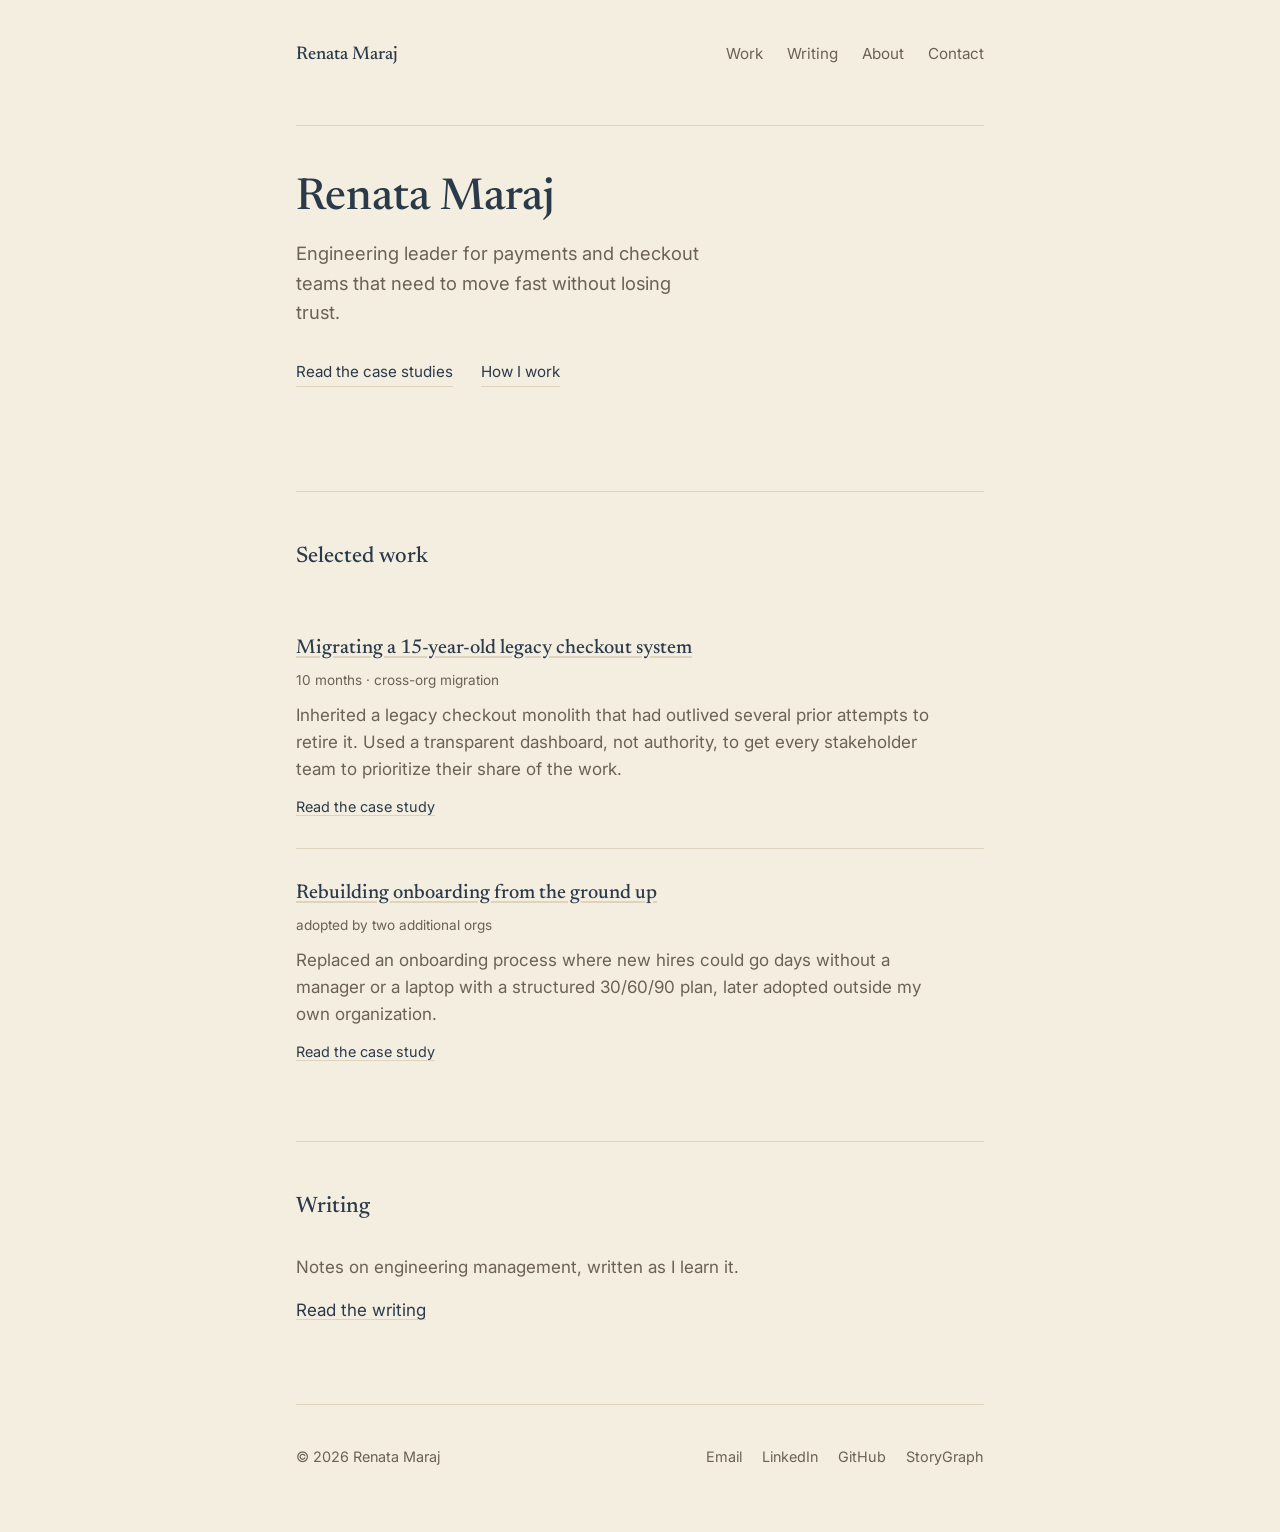
<file: index.html>
<!doctype html>
<html lang="en">
<head>
<meta charset="utf-8">
<meta name="viewport" content="width=device-width, initial-scale=1">
<title>Renata Maraj | Engineering leader</title>
<meta name="description" content="Engineering leader for payments and checkout teams. Case studies, writing, and how to work with me.">
<link rel="preconnect" href="https://fonts.googleapis.com">
<link rel="preconnect" href="https://fonts.gstatic.com" crossorigin>
<link href="https://fonts.googleapis.com/css2?family=Newsreader:ital,wght@0,400;0,500;1,400&family=Inter:wght@400;500&display=swap" rel="stylesheet">
<link rel="stylesheet" href="/assets/style.css">
</head>
<body>
<div class="wrap">

  <header class="site-header">
    <a class="home-link" href="/">Renata Maraj</a>
    <nav>
      <a href="/work/">Work</a>
      <a href="/writing/">Writing</a>
      <a href="/about/">About</a>
      <a href="/contact/">Contact</a>
    </nav>
  </header>

  <main>
    <section class="hero">
      <h1>Renata Maraj</h1>
      <p>Engineering leader for payments and checkout teams that need to move fast without losing trust.</p>
      <div class="actions">
        <a href="/work/">Read the case studies</a>
        <a href="/about/">How I work</a>
      </div>
    </section>

    <section>
      <h2>Selected work</h2>

      <div class="work-item">
        <h3><a href="/work/legacy-system-migration/">Migrating a 15-year-old legacy checkout system</a></h3>
        <span class="meta">10 months · cross-org migration</span>
        <p>Inherited a legacy checkout monolith that had outlived several prior attempts to retire it. Used a transparent dashboard, not authority, to get every stakeholder team to prioritize their share of the work.</p>
        <a class="read" href="/work/legacy-system-migration/">Read the case study</a>
      </div>

      <div class="work-item">
        <h3><a href="/work/onboarding-rebuild/">Rebuilding onboarding from the ground up</a></h3>
        <span class="meta">adopted by two additional orgs</span>
        <p>Replaced an onboarding process where new hires could go days without a manager or a laptop with a structured 30/60/90 plan, later adopted outside my own organization.</p>
        <a class="read" href="/work/onboarding-rebuild/">Read the case study</a>
      </div>
    </section>

    <section>
      <h2>Writing</h2>
      <p style="color: var(--ink-soft); max-width: 56ch; margin: 0 0 1rem;">Notes on engineering management, written as I learn it.</p>
      <a class="read" href="/writing/">Read the writing</a>
    </section>
  </main>

  <footer class="site-footer">
    <span>© 2026 Renata Maraj</span>
    <span class="links">
      <a href="mailto:renatamaraj@gmail.com">Email</a>
      <a href="https://www.linkedin.com/in/renatamaraj/">LinkedIn</a>
      <a href="https://github.com/renatavmaraj">GitHub</a>
      <a href="https://app.thestorygraph.com/profile/renatavmaraj">StoryGraph</a>
    </span>
  </footer>

</div>
</body>
</html>
</file>
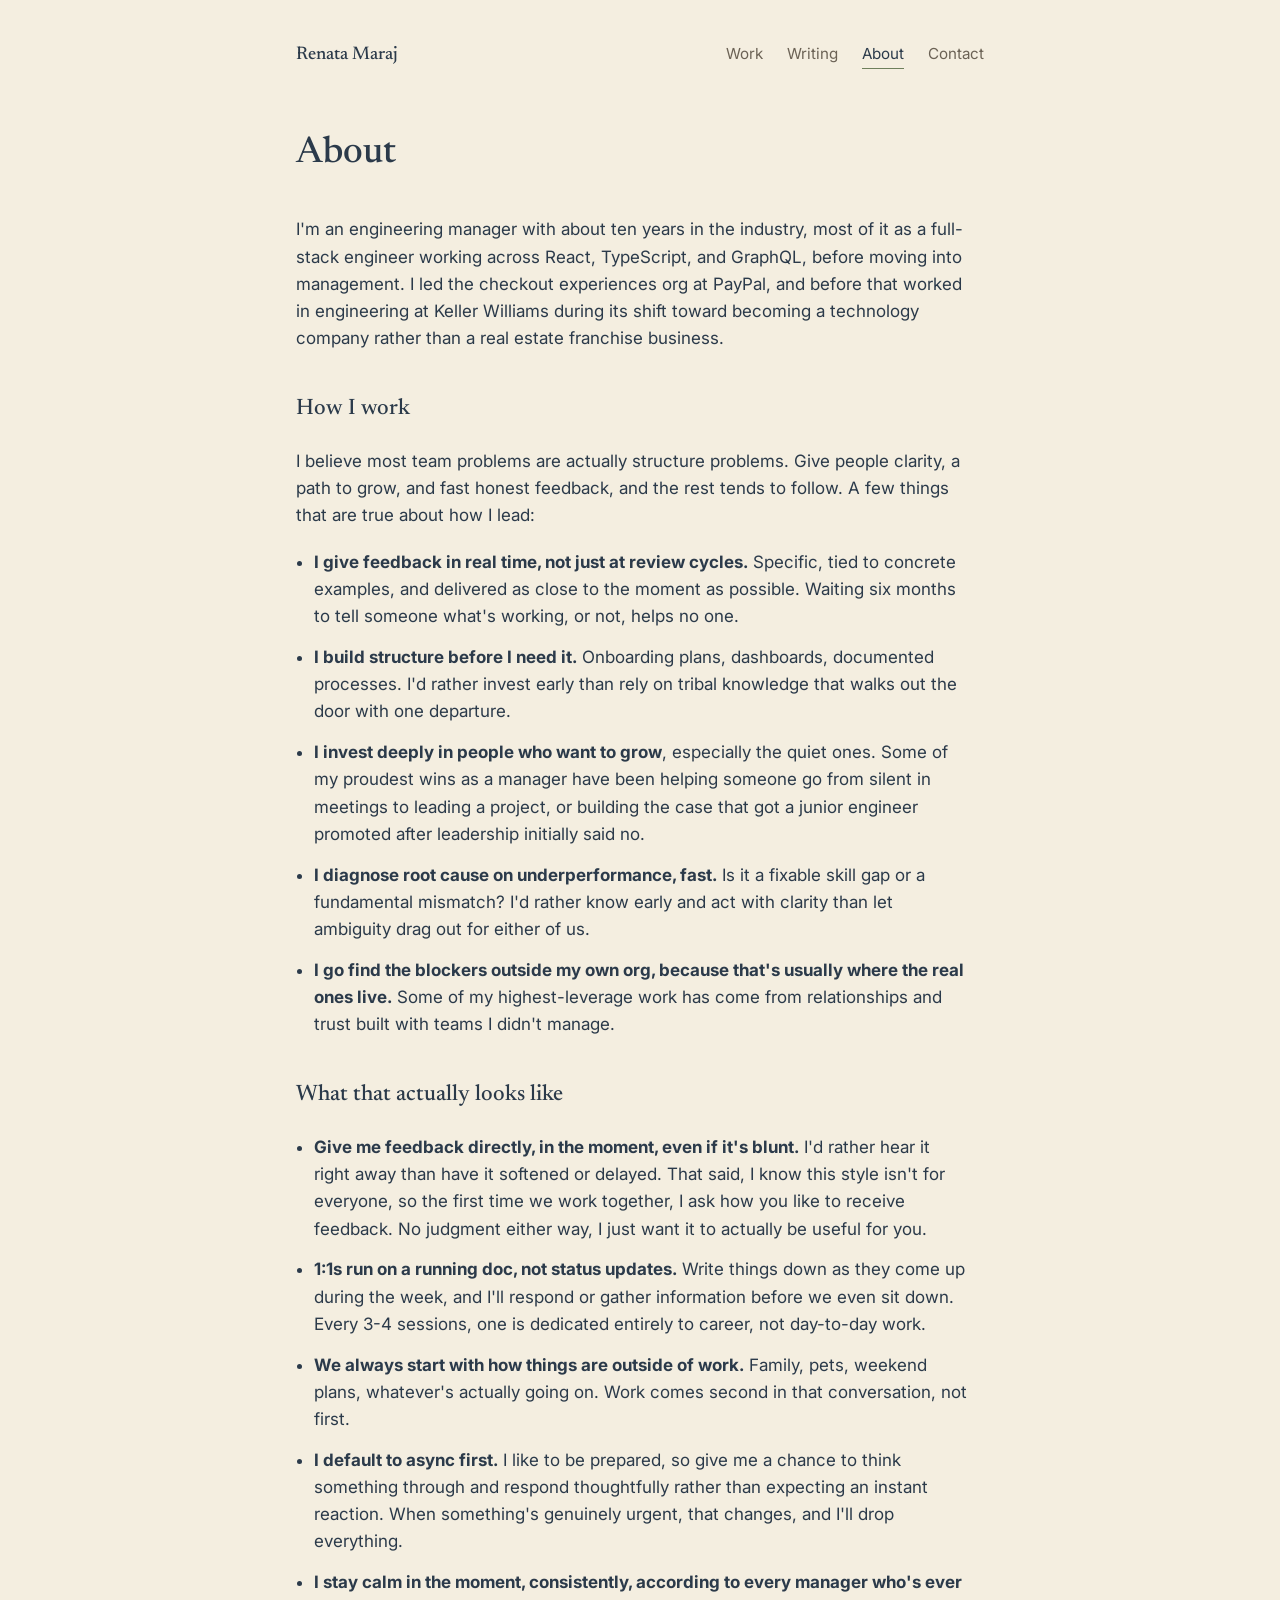
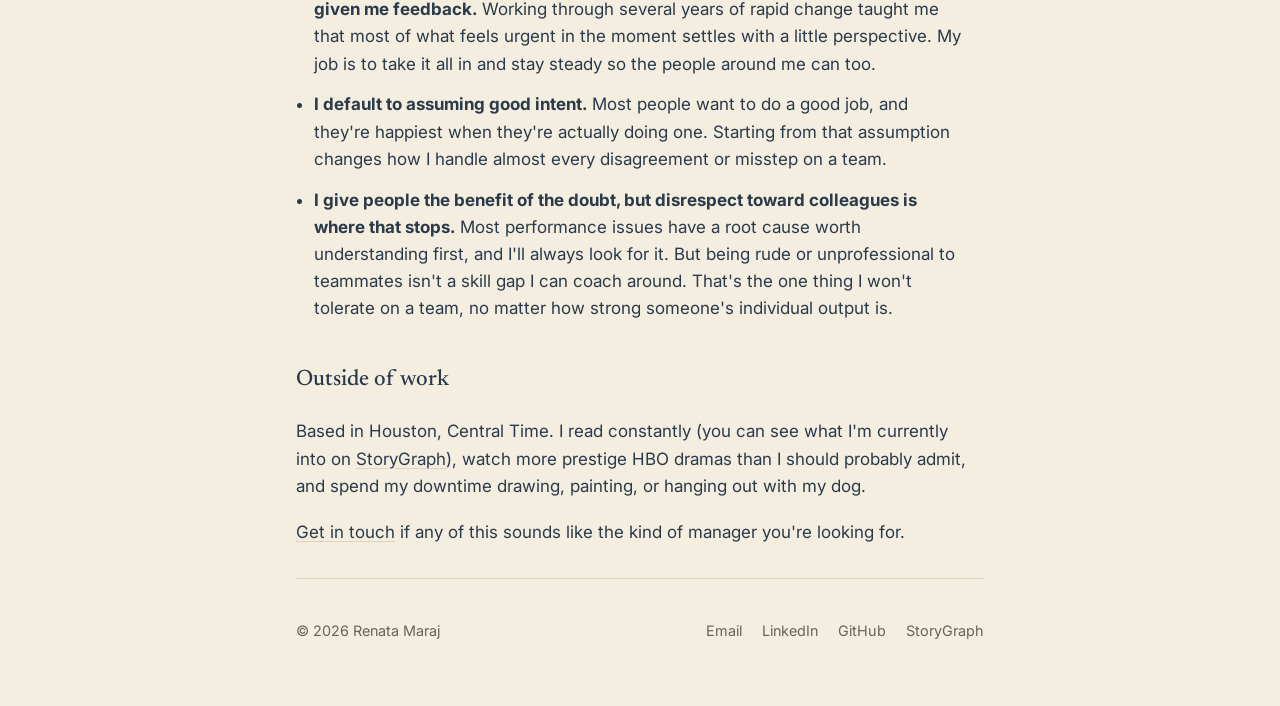
<file: about/index.html>
<!doctype html>
<html lang="en">
<head>
<meta charset="utf-8">
<meta name="viewport" content="width=device-width, initial-scale=1">
<title>About | Renata Maraj</title>
<meta name="description" content="About Renata Maraj: background, and how she works as an engineering manager.">
<link rel="preconnect" href="https://fonts.googleapis.com">
<link rel="preconnect" href="https://fonts.gstatic.com" crossorigin>
<link href="https://fonts.googleapis.com/css2?family=Newsreader:ital,wght@0,400;0,500;1,400&family=Inter:wght@400;500&display=swap" rel="stylesheet">
<link rel="stylesheet" href="/assets/style.css">
</head>
<body>
<div class="wrap">

  <header class="site-header">
    <a class="home-link" href="/">Renata Maraj</a>
    <nav>
      <a href="/work/">Work</a>
      <a href="/writing/">Writing</a>
      <a href="/about/" aria-current="page">About</a>
      <a href="/contact/">Contact</a>
    </nav>
  </header>

<main class="prose">
    <h1>About</h1>

    <p>I'm an engineering manager with about ten years in the industry, most of it as a full-stack engineer working across React, TypeScript, and GraphQL, before moving into management. I led the checkout experiences org at PayPal, and before that worked in engineering at Keller Williams during its shift toward becoming a technology company rather than a real estate franchise business.</p>

    <h2 class="serif" style="font-size: 1.4rem; font-weight: 500; margin: 2.5rem 0 1.25rem;">How I work</h2>

    <p>I believe most team problems are actually structure problems. Give people clarity, a path to grow, and fast honest feedback, and the rest tends to follow. A few things that are true about how I lead:</p>

    <ul>
      <li><strong>I give feedback in real time, not just at review cycles.</strong> Specific, tied to concrete examples, and delivered as close to the moment as possible. Waiting six months to tell someone what's working, or not, helps no one.</li>
      <li><strong>I build structure before I need it.</strong> Onboarding plans, dashboards, documented processes. I'd rather invest early than rely on tribal knowledge that walks out the door with one departure.</li>
      <li><strong>I invest deeply in people who want to grow</strong>, especially the quiet ones. Some of my proudest wins as a manager have been helping someone go from silent in meetings to leading a project, or building the case that got a junior engineer promoted after leadership initially said no.</li>
      <li><strong>I diagnose root cause on underperformance, fast.</strong> Is it a fixable skill gap or a fundamental mismatch? I'd rather know early and act with clarity than let ambiguity drag out for either of us.</li>
      <li><strong>I go find the blockers outside my own org, because that's usually where the real ones live.</strong> Some of my highest-leverage work has come from relationships and trust built with teams I didn't manage.</li>
    </ul>

    <h2 class="serif" style="font-size: 1.4rem; font-weight: 500; margin: 2.5rem 0 1.25rem;">What that actually looks like</h2>

    <ul>
      <li><strong>Give me feedback directly, in the moment, even if it's blunt.</strong> I'd rather hear it right away than have it softened or delayed. That said, I know this style isn't for everyone, so the first time we work together, I ask how you like to receive feedback. No judgment either way, I just want it to actually be useful for you.</li>
      <li><strong>1:1s run on a running doc, not status updates.</strong> Write things down as they come up during the week, and I'll respond or gather information before we even sit down. Every 3-4 sessions, one is dedicated entirely to career, not day-to-day work.</li>
      <li><strong>We always start with how things are outside of work.</strong> Family, pets, weekend plans, whatever's actually going on. Work comes second in that conversation, not first.</li>
      <li><strong>I default to async first.</strong> I like to be prepared, so give me a chance to think something through and respond thoughtfully rather than expecting an instant reaction. When something's genuinely urgent, that changes, and I'll drop everything.</li>
      <li><strong>I stay calm in the moment, consistently, according to every manager who's ever given me feedback.</strong> Working through several years of rapid change taught me that most of what feels urgent in the moment settles with a little perspective. My job is to take it all in and stay steady so the people around me can too.</li>
      <li><strong>I default to assuming good intent.</strong> Most people want to do a good job, and they're happiest when they're actually doing one. Starting from that assumption changes how I handle almost every disagreement or misstep on a team.</li>
      <li><strong>I give people the benefit of the doubt, but disrespect toward colleagues is where that stops.</strong> Most performance issues have a root cause worth understanding first, and I'll always look for it. But being rude or unprofessional to teammates isn't a skill gap I can coach around. That's the one thing I won't tolerate on a team, no matter how strong someone's individual output is.</li>
    </ul>

    <h2 class="serif" style="font-size: 1.4rem; font-weight: 500; margin: 2.5rem 0 1.25rem;">Outside of work</h2>

    <p>Based in Houston, Central Time. I read constantly (you can see what I'm currently into on <a href="https://app.thestorygraph.com/profile/renatavmaraj">StoryGraph</a>), watch more prestige HBO dramas than I should probably admit, and spend my downtime drawing, painting, or hanging out with my dog.</p>

    <p><a href="/contact/">Get in touch</a> if any of this sounds like the kind of manager you're looking for.</p>
  </main>
  <footer class="site-footer">
    <span>© 2026 Renata Maraj</span>
    <span class="links">
      <a href="mailto:renatamaraj@gmail.com">Email</a>
      <a href="https://www.linkedin.com/in/renatamaraj/">LinkedIn</a>
      <a href="https://github.com/renatavmaraj">GitHub</a>
      <a href="https://app.thestorygraph.com/profile/renatavmaraj">StoryGraph</a>
    </span>
  </footer>

</div>
</body>
</html>
</file>
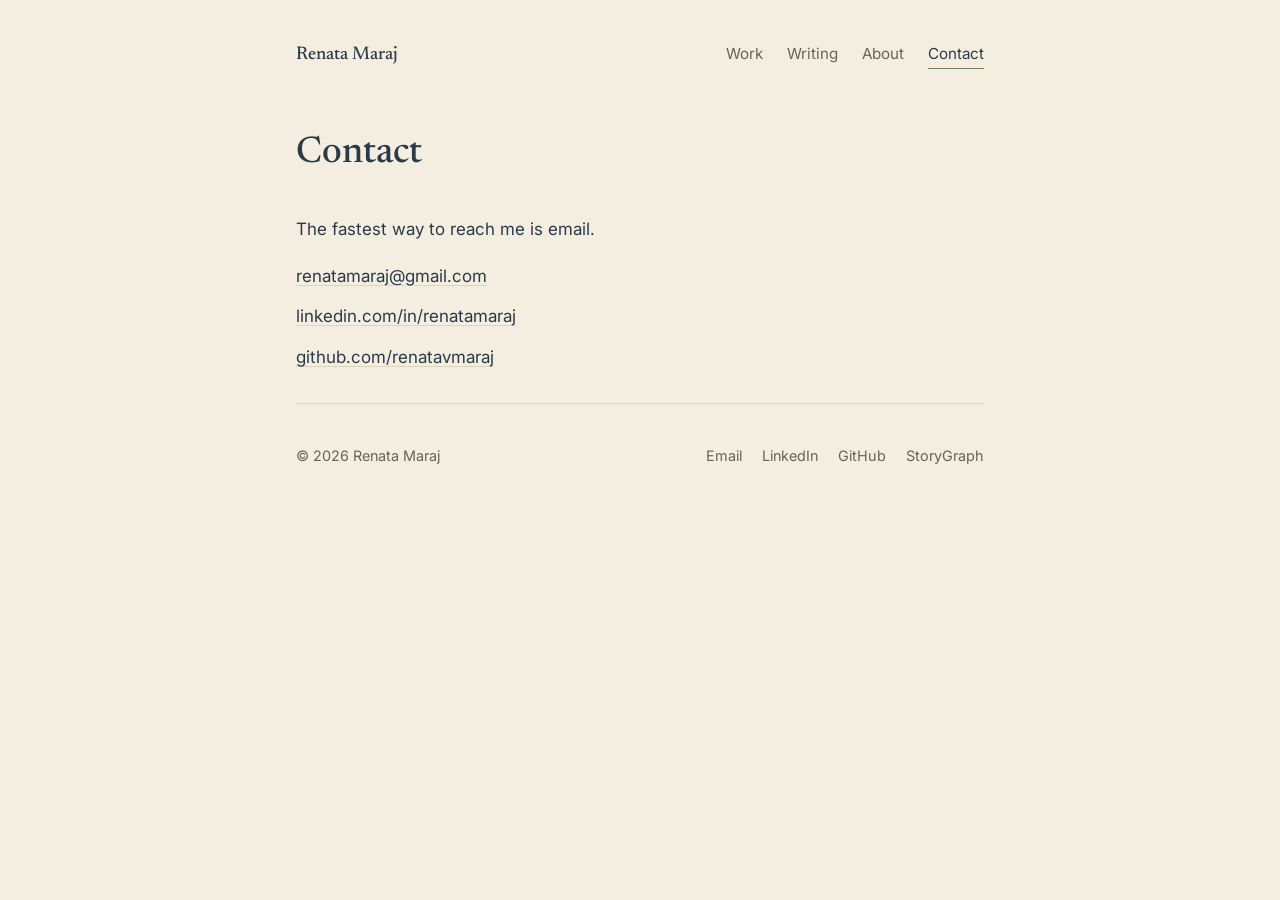
<file: contact/index.html>
<!doctype html>
<html lang="en">
<head>
<meta charset="utf-8">
<meta name="viewport" content="width=device-width, initial-scale=1">
<title>Contact | Renata Maraj</title>
<meta name="description" content="Get in touch with Renata Maraj.">
<link rel="preconnect" href="https://fonts.googleapis.com">
<link rel="preconnect" href="https://fonts.gstatic.com" crossorigin>
<link href="https://fonts.googleapis.com/css2?family=Newsreader:ital,wght@0,400;0,500;1,400&family=Inter:wght@400;500&display=swap" rel="stylesheet">
<link rel="stylesheet" href="/assets/style.css">
</head>
<body>
<div class="wrap">

  <header class="site-header">
    <a class="home-link" href="/">Renata Maraj</a>
    <nav>
      <a href="/work/">Work</a>
      <a href="/writing/">Writing</a>
      <a href="/about/">About</a>
      <a href="/contact/" aria-current="page">Contact</a>
    </nav>
  </header>

  <main class="prose">
    <h1>Contact</h1>
    <p>The fastest way to reach me is email.</p>

    <ul style="list-style: none; padding: 0;">
      <li style="margin-bottom: 0.85rem;"><a href="mailto:renatamaraj@gmail.com">renatamaraj@gmail.com</a></li>
      <li style="margin-bottom: 0.85rem;"><a href="https://www.linkedin.com/in/renatamaraj/">linkedin.com/in/renatamaraj</a></li>
      <li style="margin-bottom: 0.85rem;"><a href="https://github.com/renatavmaraj">github.com/renatavmaraj</a></li>
    </ul>
  </main>

  <footer class="site-footer">
    <span>© 2026 Renata Maraj</span>
    <span class="links">
      <a href="mailto:renatamaraj@gmail.com">Email</a>
      <a href="https://www.linkedin.com/in/renatamaraj/">LinkedIn</a>
      <a href="https://github.com/renatavmaraj">GitHub</a>
      <a href="https://app.thestorygraph.com/profile/renatavmaraj">StoryGraph</a>
    </span>
  </footer>

</div>
</body>
</html>
</file>
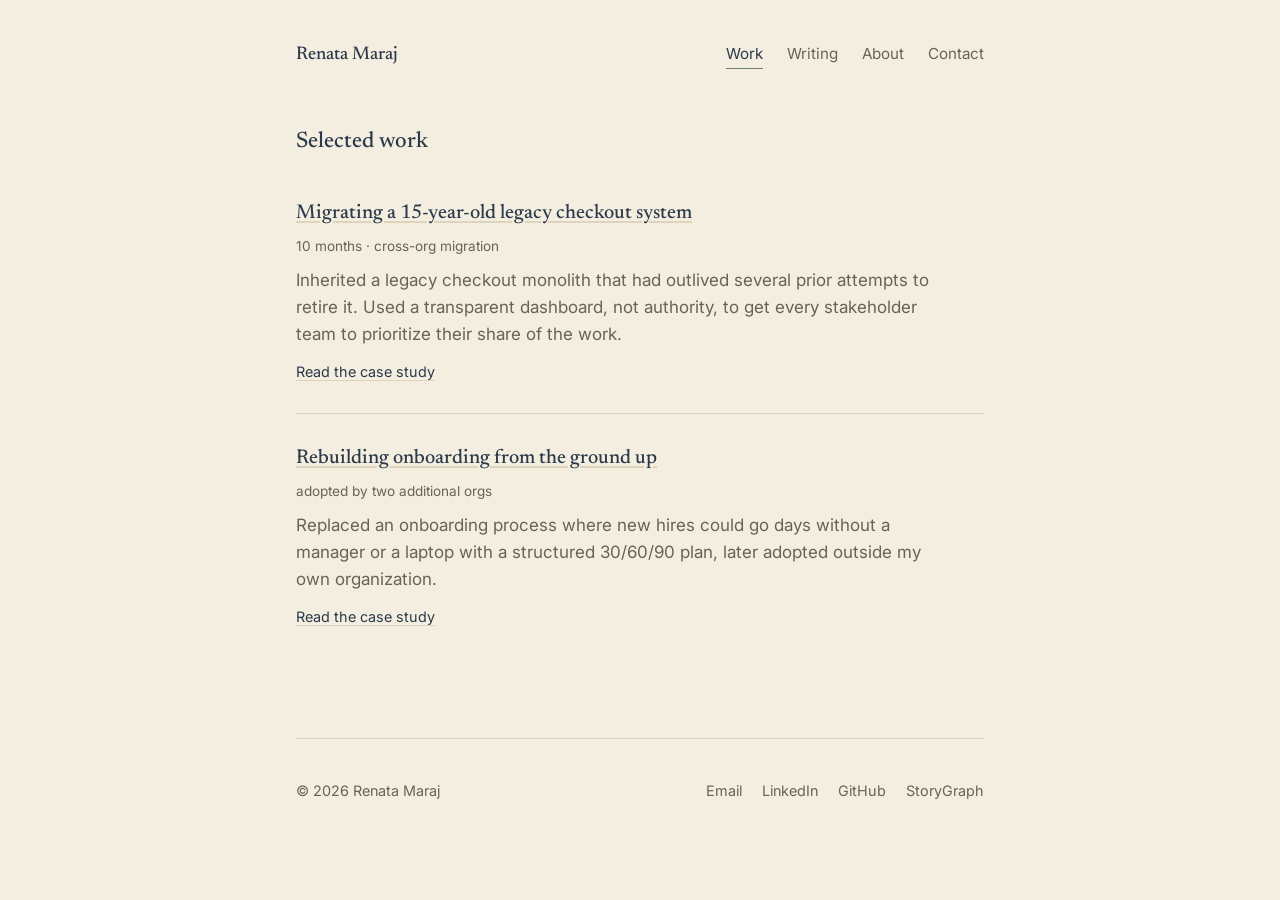
<file: work/index.html>
<!doctype html>
<html lang="en">
<head>
<meta charset="utf-8">
<meta name="viewport" content="width=device-width, initial-scale=1">
<title>Work | Renata Maraj</title>
<meta name="description" content="Case studies from Renata Maraj's engineering management work.">
<link rel="preconnect" href="https://fonts.googleapis.com">
<link rel="preconnect" href="https://fonts.gstatic.com" crossorigin>
<link href="https://fonts.googleapis.com/css2?family=Newsreader:ital,wght@0,500;0,400;1,400&family=Inter:wght@400;500&display=swap" rel="stylesheet">
<link rel="stylesheet" href="/assets/style.css">
</head>
<body>
<div class="wrap">

  <header class="site-header">
    <a class="home-link" href="/">Renata Maraj</a>
    <nav>
      <a href="/work/" aria-current="page">Work</a>
      <a href="/writing/">Writing</a>
      <a href="/about/">About</a>
      <a href="/contact/">Contact</a>
    </nav>
  </header>

  <main>
    <section style="border-top: none; padding-top: 0;">
      <h2 style="margin-bottom: 0.5rem;">Selected work</h2>

      <div class="work-item">
        <h3><a href="/work/legacy-system-migration/">Migrating a 15-year-old legacy checkout system</a></h3>
        <span class="meta">10 months · cross-org migration</span>
        <p>Inherited a legacy checkout monolith that had outlived several prior attempts to retire it. Used a transparent dashboard, not authority, to get every stakeholder team to prioritize their share of the work.</p>
        <a class="read" href="/work/legacy-system-migration/">Read the case study</a>
      </div>

      <div class="work-item">
        <h3><a href="/work/onboarding-rebuild/">Rebuilding onboarding from the ground up</a></h3>
        <span class="meta">adopted by two additional orgs</span>
        <p>Replaced an onboarding process where new hires could go days without a manager or a laptop with a structured 30/60/90 plan, later adopted outside my own organization.</p>
        <a class="read" href="/work/onboarding-rebuild/">Read the case study</a>
      </div>
    </section>
  </main>

  <footer class="site-footer">
    <span>© 2026 Renata Maraj</span>
    <span class="links">
      <a href="mailto:renatamaraj@gmail.com">Email</a>
      <a href="https://www.linkedin.com/in/renatamaraj/">LinkedIn</a>
      <a href="https://github.com/renatavmaraj">GitHub</a>
      <a href="https://app.thestorygraph.com/profile/renatavmaraj">StoryGraph</a>
    </span>
  </footer>

</div>
</body>
</html>
</file>
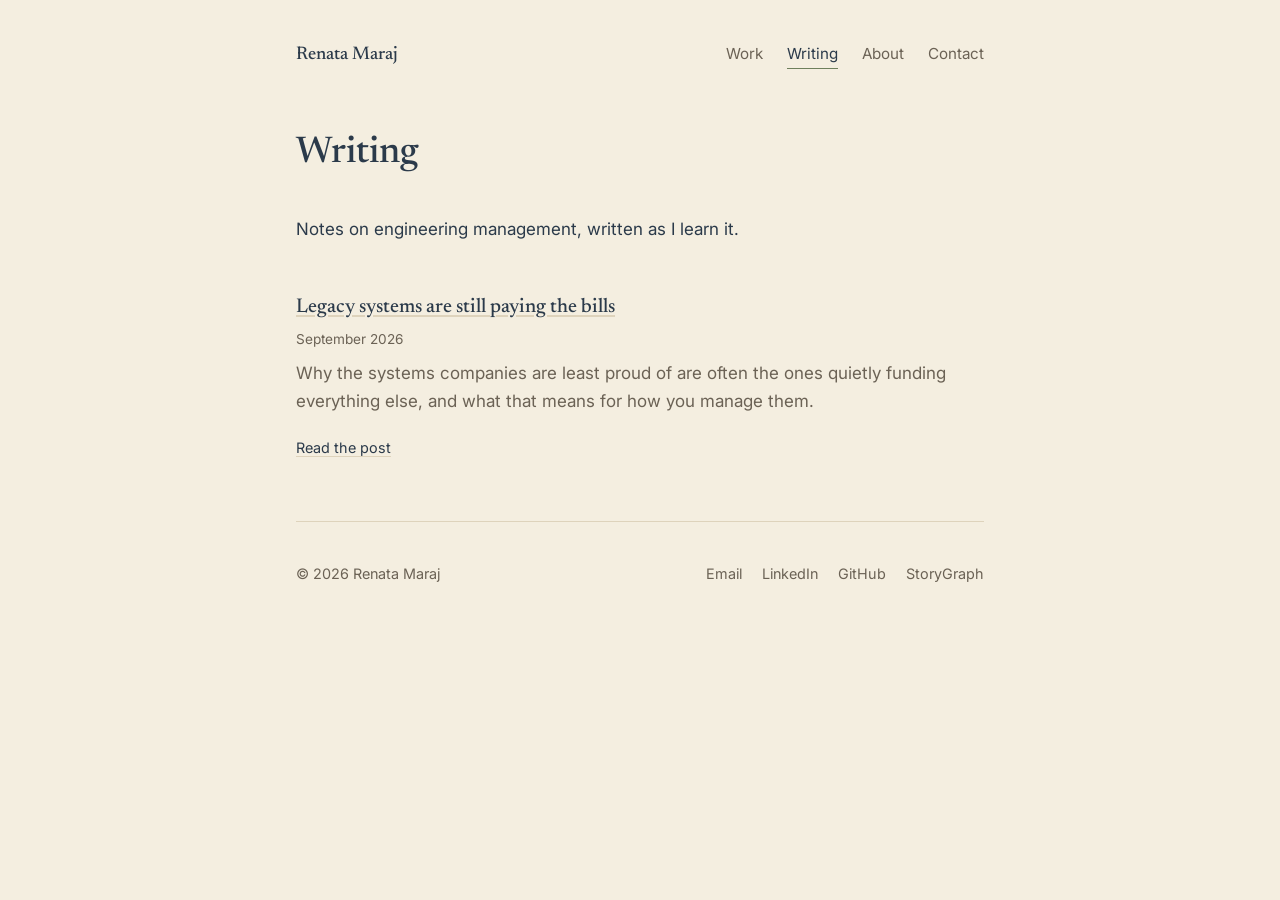
<file: writing/index.html>
<!doctype html>
<html lang="en">
<head>
<meta charset="utf-8">
<meta name="viewport" content="width=device-width, initial-scale=1">
<title>Writing | Renata Maraj</title>
<meta name="description" content="Writing by Renata Maraj on engineering management.">
<link rel="preconnect" href="https://fonts.googleapis.com">
<link rel="preconnect" href="https://fonts.gstatic.com" crossorigin>
<link href="https://fonts.googleapis.com/css2?family=Newsreader:ital,wght@0,400;0,500;1,400&family=Inter:wght@400;500&display=swap" rel="stylesheet">
<link rel="stylesheet" href="/assets/style.css">
</head>
<body>
<div class="wrap">

  <header class="site-header">
    <a class="home-link" href="/">Renata Maraj</a>
    <nav>
      <a href="/work/">Work</a>
      <a href="/writing/" aria-current="page">Writing</a>
      <a href="/about/">About</a>
      <a href="/contact/">Contact</a>
    </nav>
  </header>

  <main class="prose">
    <h1>Writing</h1>
    <p>Notes on engineering management, written as I learn it.</p>

    <!--
      POSTS LIST
      Add a new <div class="work-item"> block above the existing one for each
      new post, newest first, e.g.:

      <div class="work-item">
        <h3><a href="/writing/my-post-slug/">My post title</a></h3>
        <span class="meta">Month Year</span>
        <p>One or two sentence teaser of the post.</p>
      </div>

      Then create the actual post at /writing/my-post-slug/index.html
      (copy an existing post's <head> and header/footer, replace the <main>).
    -->

    <div class="work-item">
      <h3><a href="/writing/legacy-systems-still-paying-the-bills/">Legacy systems are still paying the bills</a></h3>
      <span class="meta">September 2026</span>
      <p>Why the systems companies are least proud of are often the ones quietly funding everything else, and what that means for how you manage them.</p>
      <a class="read" href="/writing/legacy-systems-still-paying-the-bills/">Read the post</a>
    </div>
  </main>

  <footer class="site-footer">
    <span>© 2026 Renata Maraj</span>
    <span class="links">
      <a href="mailto:renatamaraj@gmail.com">Email</a>
      <a href="https://www.linkedin.com/in/renatamaraj/">LinkedIn</a>
      <a href="https://github.com/renatavmaraj">GitHub</a>
      <a href="https://app.thestorygraph.com/profile/renatavmaraj">StoryGraph</a>
    </span>
  </footer>

</div>
</body>
</html>
</file>
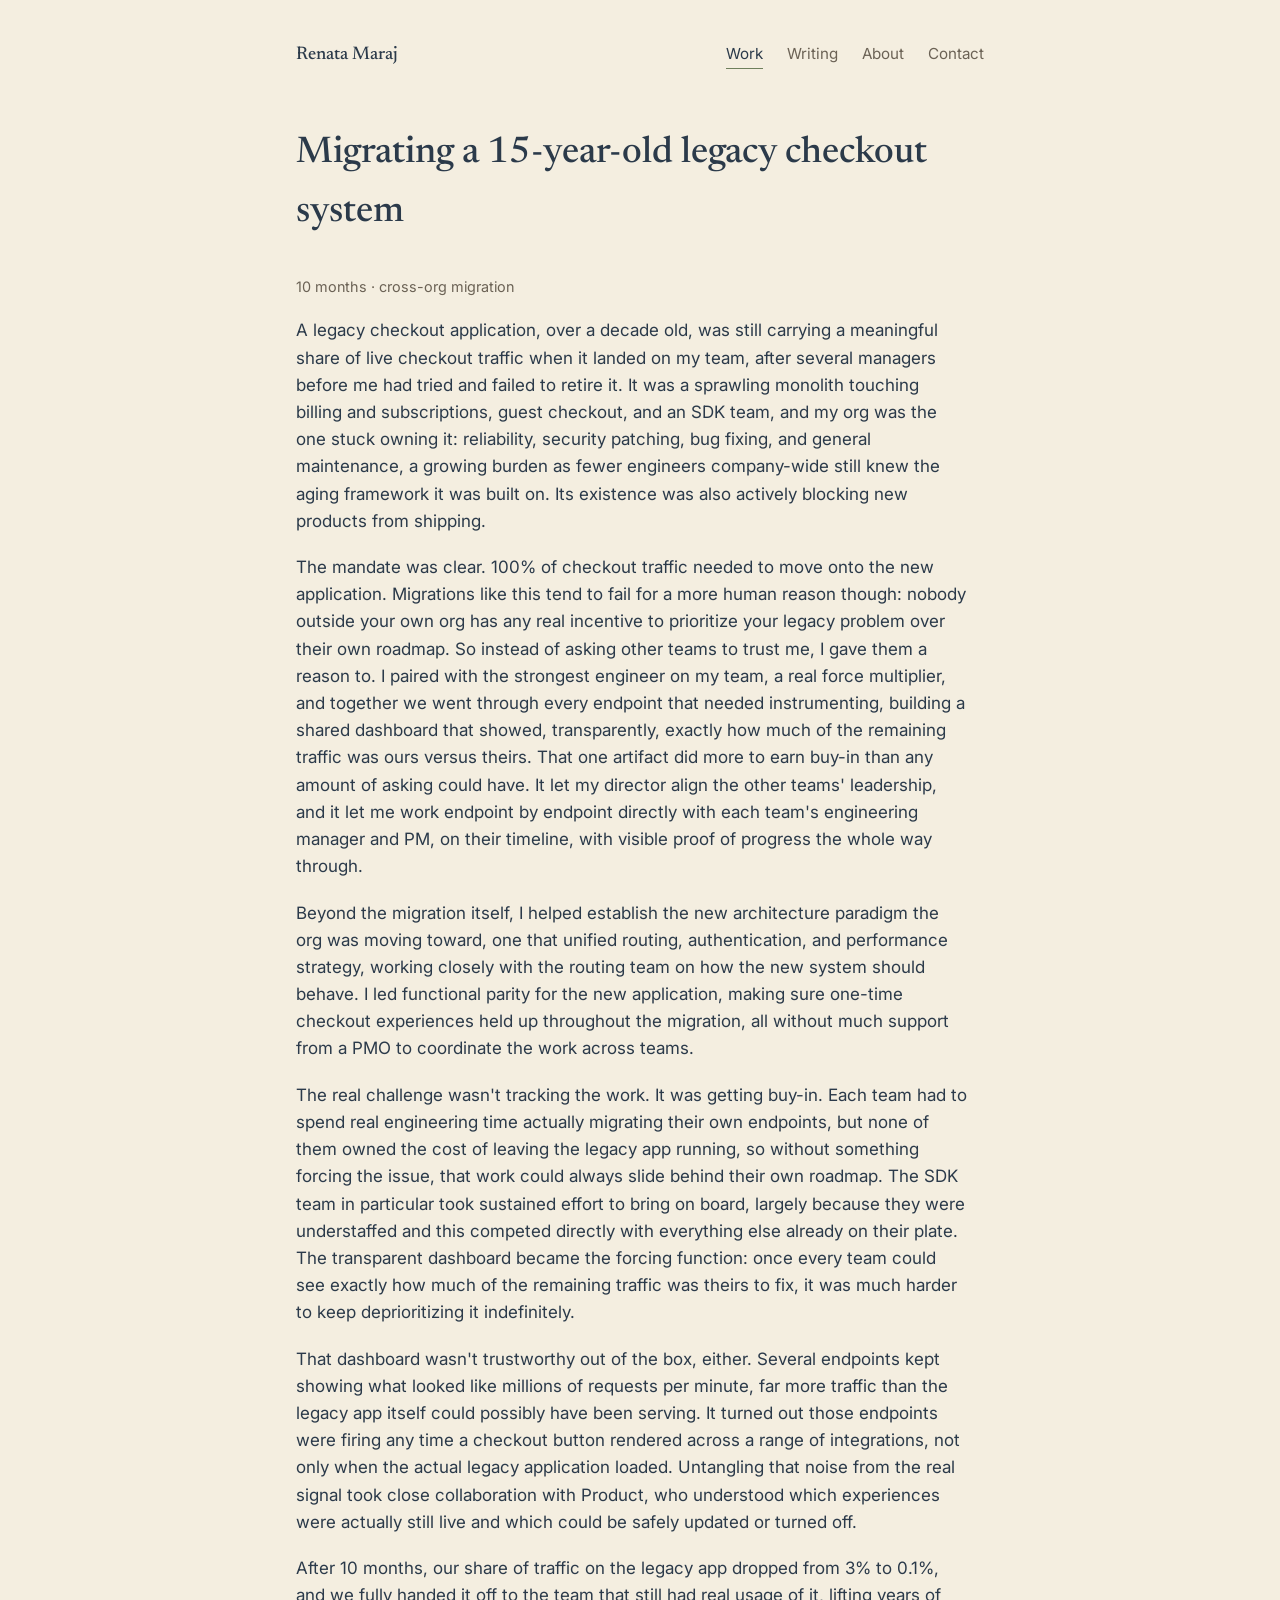
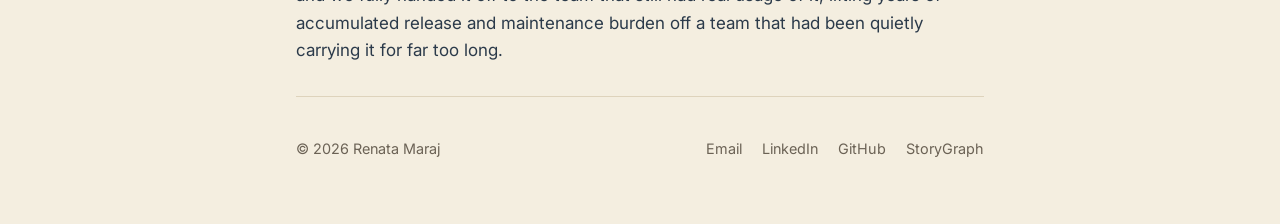
<file: work/legacy-system-migration/index.html>
<!doctype html>
<html lang="en">
<head>
<meta charset="utf-8">
<meta name="viewport" content="width=device-width, initial-scale=1">
<title>Migrating a 15-year-old legacy checkout system | Renata Maraj</title>
<meta name="description" content="How Renata Maraj led a cross-org migration off a legacy checkout system, using transparency and data instead of authority to get buy-in.">
<link rel="preconnect" href="https://fonts.googleapis.com">
<link rel="preconnect" href="https://fonts.gstatic.com" crossorigin>
<link href="https://fonts.googleapis.com/css2?family=Newsreader:ital,wght@0,400;0,500;1,400&family=Inter:wght@400;500&display=swap" rel="stylesheet">
<link rel="stylesheet" href="/assets/style.css">
</head>
<body>
<div class="wrap">

  <header class="site-header">
    <a class="home-link" href="/">Renata Maraj</a>
    <nav>
      <a href="/work/" aria-current="page">Work</a>
      <a href="/writing/">Writing</a>
      <a href="/about/">About</a>
      <a href="/contact/">Contact</a>
    </nav>
  </header>

  <main class="prose">
    <h1>Migrating a 15-year-old legacy checkout system</h1>
    <p class="byline">10 months · cross-org migration</p>

    <p>A legacy checkout application, over a decade old, was still carrying a meaningful share of live checkout traffic when it landed on my team, after several managers before me had tried and failed to retire it. It was a sprawling monolith touching billing and subscriptions, guest checkout, and an SDK team, and my org was the one stuck owning it: reliability, security patching, bug fixing, and general maintenance, a growing burden as fewer engineers company-wide still knew the aging framework it was built on. Its existence was also actively blocking new products from shipping.</p>

    <p>The mandate was clear. 100% of checkout traffic needed to move onto the new application. Migrations like this tend to fail for a more human reason though: nobody outside your own org has any real incentive to prioritize your legacy problem over their own roadmap. So instead of asking other teams to trust me, I gave them a reason to. I paired with the strongest engineer on my team, a real force multiplier, and together we went through every endpoint that needed instrumenting, building a shared dashboard that showed, transparently, exactly how much of the remaining traffic was ours versus theirs. That one artifact did more to earn buy-in than any amount of asking could have. It let my director align the other teams' leadership, and it let me work endpoint by endpoint directly with each team's engineering manager and PM, on their timeline, with visible proof of progress the whole way through.</p>

    <p>Beyond the migration itself, I helped establish the new architecture paradigm the org was moving toward, one that unified routing, authentication, and performance strategy, working closely with the routing team on how the new system should behave. I led functional parity for the new application, making sure one-time checkout experiences held up throughout the migration, all without much support from a PMO to coordinate the work across teams.</p>

    <p>The real challenge wasn't tracking the work. It was getting buy-in. Each team had to spend real engineering time actually migrating their own endpoints, but none of them owned the cost of leaving the legacy app running, so without something forcing the issue, that work could always slide behind their own roadmap. The SDK team in particular took sustained effort to bring on board, largely because they were understaffed and this competed directly with everything else already on their plate. The transparent dashboard became the forcing function: once every team could see exactly how much of the remaining traffic was theirs to fix, it was much harder to keep deprioritizing it indefinitely.</p>

    <p>That dashboard wasn't trustworthy out of the box, either. Several endpoints kept showing what looked like millions of requests per minute, far more traffic than the legacy app itself could possibly have been serving. It turned out those endpoints were firing any time a checkout button rendered across a range of integrations, not only when the actual legacy application loaded. Untangling that noise from the real signal took close collaboration with Product, who understood which experiences were actually still live and which could be safely updated or turned off.</p>

    <p>After 10 months, our share of traffic on the legacy app dropped from 3% to 0.1%, and we fully handed it off to the team that still had real usage of it, lifting years of accumulated release and maintenance burden off a team that had been quietly carrying it for far too long.</p>
  </main>

  <footer class="site-footer">
    <span>© 2026 Renata Maraj</span>
    <span class="links">
      <a href="mailto:renatamaraj@gmail.com">Email</a>
      <a href="https://www.linkedin.com/in/renatamaraj/">LinkedIn</a>
      <a href="https://github.com/renatavmaraj">GitHub</a>
      <a href="https://app.thestorygraph.com/profile/renatavmaraj">StoryGraph</a>
    </span>
  </footer>

</div>
</body>
</html>
</file>
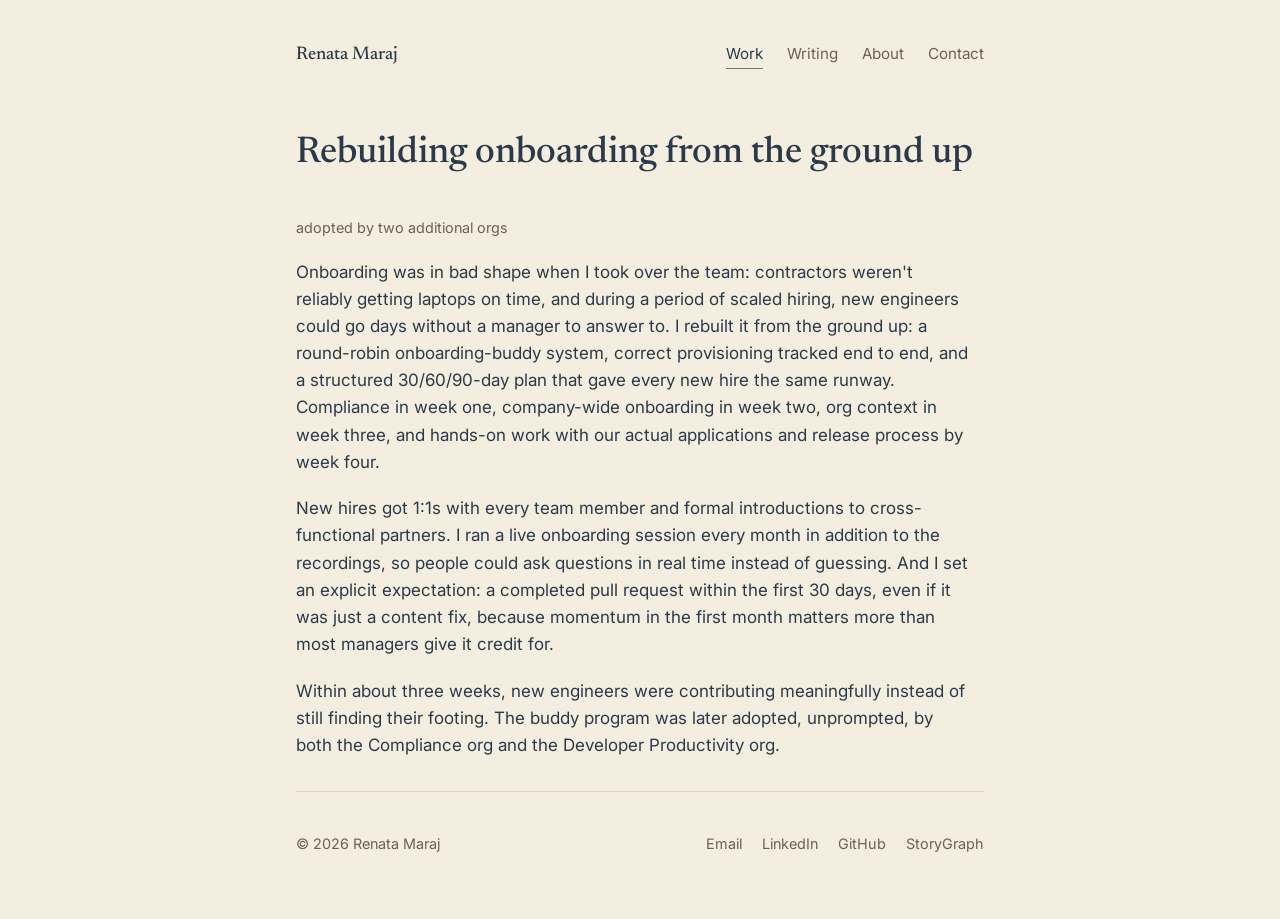
<file: work/onboarding-rebuild/index.html>
<!doctype html>
<html lang="en">
<head>
<meta charset="utf-8">
<meta name="viewport" content="width=device-width, initial-scale=1">
<title>Rebuilding onboarding from the ground up | Renata Maraj</title>
<meta name="description" content="How Renata Maraj rebuilt a broken onboarding process into a structured program later adopted by two other orgs.">
<link rel="preconnect" href="https://fonts.googleapis.com">
<link rel="preconnect" href="https://fonts.gstatic.com" crossorigin>
<link href="https://fonts.googleapis.com/css2?family=Newsreader:ital,wght@0,400;0,500;1,400&family=Inter:wght@400;500&display=swap" rel="stylesheet">
<link rel="stylesheet" href="/assets/style.css">
</head>
<body>
<div class="wrap">

  <header class="site-header">
    <a class="home-link" href="/">Renata Maraj</a>
    <nav>
      <a href="/work/" aria-current="page">Work</a>
      <a href="/writing/">Writing</a>
      <a href="/about/">About</a>
      <a href="/contact/">Contact</a>
    </nav>
  </header>

  <main class="prose">
    <h1>Rebuilding onboarding from the ground up</h1>
    <p class="byline">adopted by two additional orgs</p>

    <p>Onboarding was in bad shape when I took over the team: contractors weren't reliably getting laptops on time, and during a period of scaled hiring, new engineers could go days without a manager to answer to. I rebuilt it from the ground up: a round-robin onboarding-buddy system, correct provisioning tracked end to end, and a structured 30/60/90-day plan that gave every new hire the same runway. Compliance in week one, company-wide onboarding in week two, org context in week three, and hands-on work with our actual applications and release process by week four.</p>

    <p>New hires got 1:1s with every team member and formal introductions to cross-functional partners. I ran a live onboarding session every month in addition to the recordings, so people could ask questions in real time instead of guessing. And I set an explicit expectation: a completed pull request within the first 30 days, even if it was just a content fix, because momentum in the first month matters more than most managers give it credit for.</p>

    <p>Within about three weeks, new engineers were contributing meaningfully instead of still finding their footing. The buddy program was later adopted, unprompted, by both the Compliance org and the Developer Productivity org.</p>
  </main>

  <footer class="site-footer">
    <span>© 2026 Renata Maraj</span>
    <span class="links">
      <a href="mailto:renatamaraj@gmail.com">Email</a>
      <a href="https://www.linkedin.com/in/renatamaraj/">LinkedIn</a>
      <a href="https://github.com/renatavmaraj">GitHub</a>
      <a href="https://app.thestorygraph.com/profile/renatavmaraj">StoryGraph</a>
    </span>
  </footer>

</div>
</body>
</html>
</file>
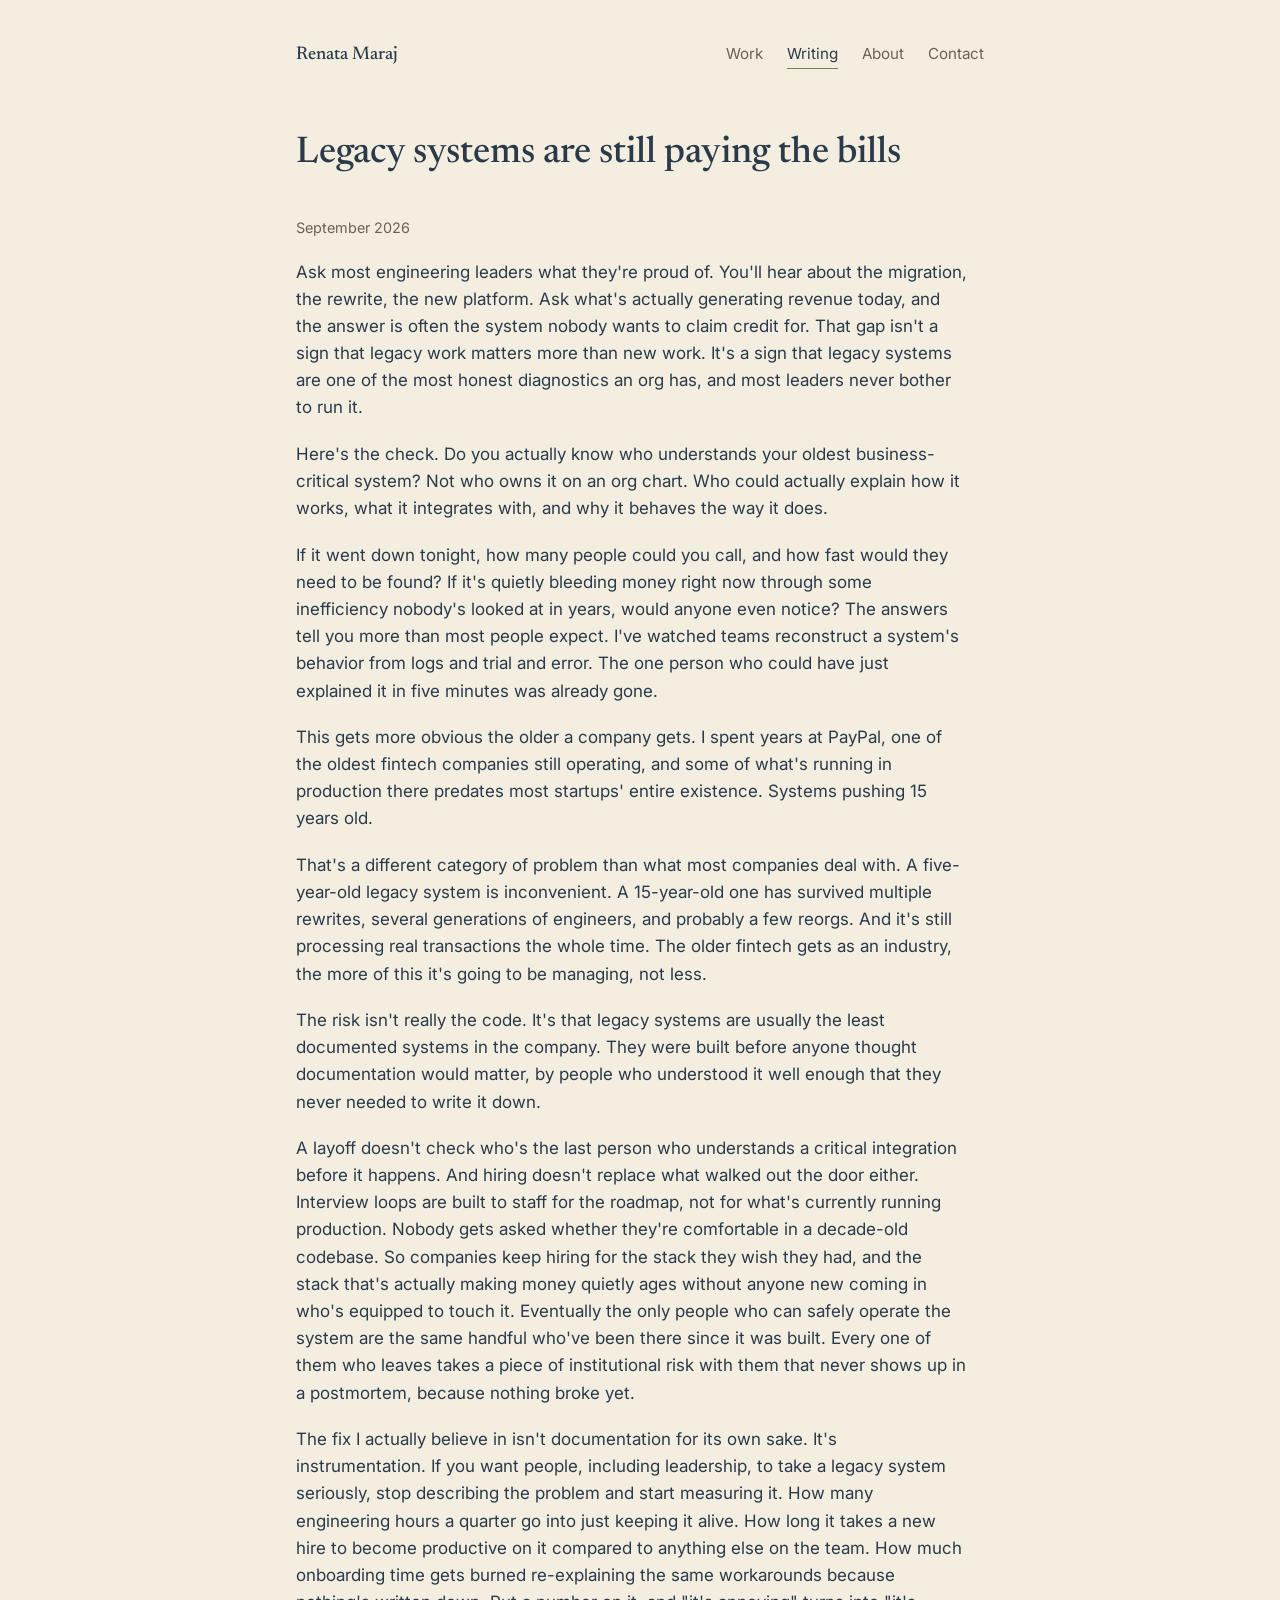
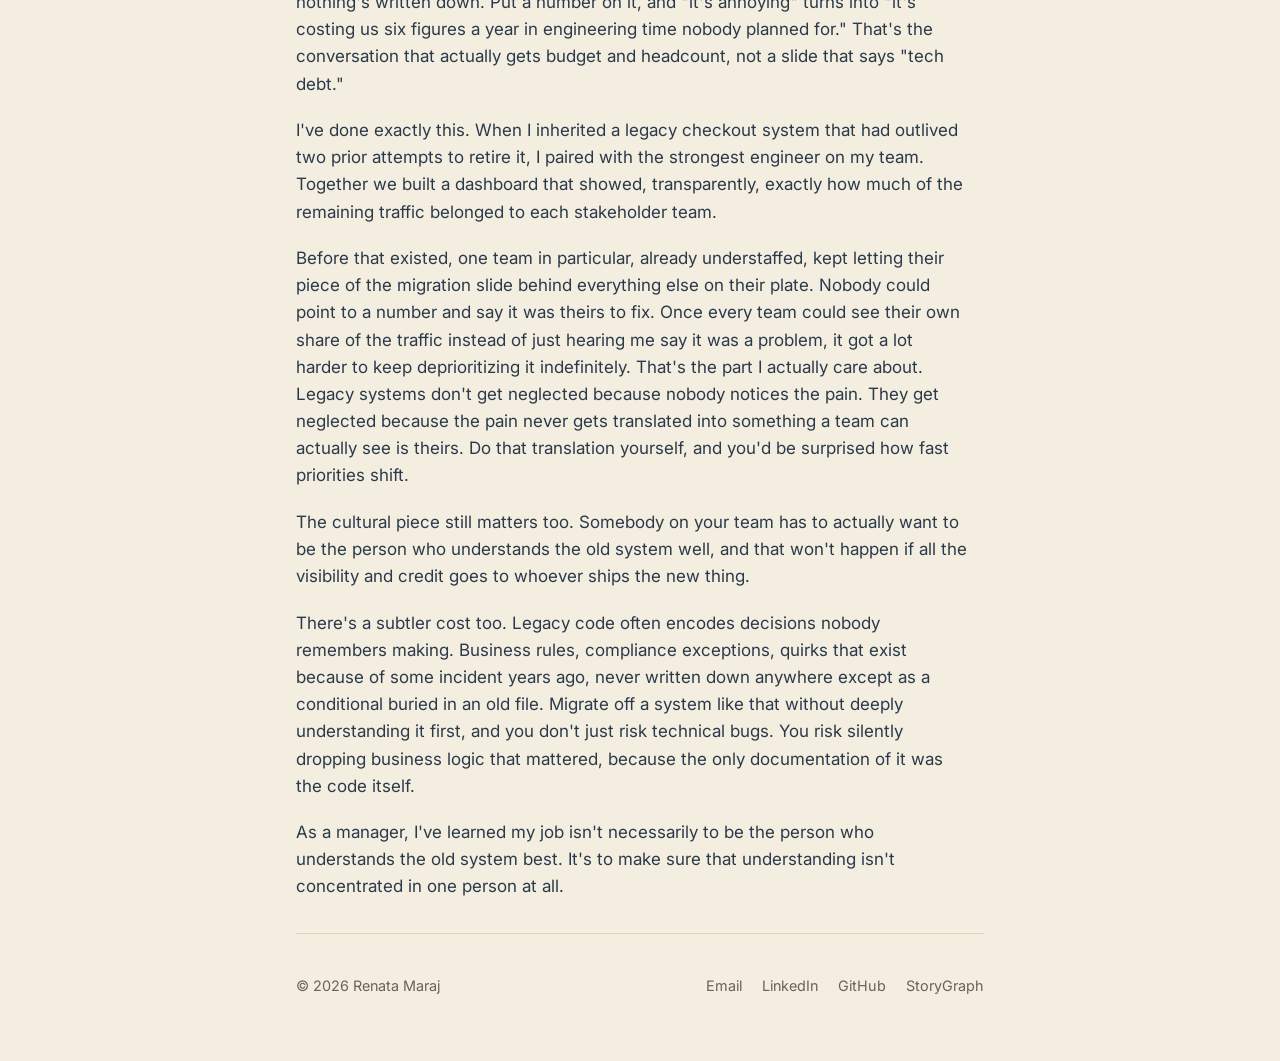
<file: writing/legacy-systems-still-paying-the-bills/index.html>
<!doctype html>
<html lang="en">
<head>
<meta charset="utf-8">
<meta name="viewport" content="width=device-width, initial-scale=1">
<title>Legacy systems are still paying the bills | Renata Maraj</title>
<meta name="description" content="An essay on why the systems companies are least proud of are often the ones quietly funding everything else, and what that means for how you manage them.">
<link rel="preconnect" href="https://fonts.googleapis.com">
<link rel="preconnect" href="https://fonts.gstatic.com" crossorigin>
<link href="https://fonts.googleapis.com/css2?family=Newsreader:ital,wght@0,400;0,500;1,400&family=Inter:wght@400;500&display=swap" rel="stylesheet">
<link rel="stylesheet" href="/assets/style.css">
</head>
<body>
<div class="wrap">

  <header class="site-header">
    <a class="home-link" href="/">Renata Maraj</a>
    <nav>
      <a href="/work/">Work</a>
      <a href="/writing/" aria-current="page">Writing</a>
      <a href="/about/">About</a>
      <a href="/contact/">Contact</a>
    </nav>
  </header>

  <main class="prose">
    <h1>Legacy systems are still paying the bills</h1>
    <p class="byline">September 2026</p>

    <p>Ask most engineering leaders what they're proud of. You'll hear about the migration, the rewrite, the new platform. Ask what's actually generating revenue today, and the answer is often the system nobody wants to claim credit for. That gap isn't a sign that legacy work matters more than new work. It's a sign that legacy systems are one of the most honest diagnostics an org has, and most leaders never bother to run it.</p>

    <p>Here's the check. Do you actually know who understands your oldest business-critical system? Not who owns it on an org chart. Who could actually explain how it works, what it integrates with, and why it behaves the way it does.</p>

    <p>If it went down tonight, how many people could you call, and how fast would they need to be found? If it's quietly bleeding money right now through some inefficiency nobody's looked at in years, would anyone even notice? The answers tell you more than most people expect. I've watched teams reconstruct a system's behavior from logs and trial and error. The one person who could have just explained it in five minutes was already gone.</p>

    <p>This gets more obvious the older a company gets. I spent years at PayPal, one of the oldest fintech companies still operating, and some of what's running in production there predates most startups' entire existence. Systems pushing 15 years old.</p>

    <p>That's a different category of problem than what most companies deal with. A five-year-old legacy system is inconvenient. A 15-year-old one has survived multiple rewrites, several generations of engineers, and probably a few reorgs. And it's still processing real transactions the whole time. The older fintech gets as an industry, the more of this it's going to be managing, not less.</p>

    <p>The risk isn't really the code. It's that legacy systems are usually the least documented systems in the company. They were built before anyone thought documentation would matter, by people who understood it well enough that they never needed to write it down.</p>

    <p>A layoff doesn't check who's the last person who understands a critical integration before it happens. And hiring doesn't replace what walked out the door either. Interview loops are built to staff for the roadmap, not for what's currently running production. Nobody gets asked whether they're comfortable in a decade-old codebase. So companies keep hiring for the stack they wish they had, and the stack that's actually making money quietly ages without anyone new coming in who's equipped to touch it. Eventually the only people who can safely operate the system are the same handful who've been there since it was built. Every one of them who leaves takes a piece of institutional risk with them that never shows up in a postmortem, because nothing broke yet.</p>

    <p>The fix I actually believe in isn't documentation for its own sake. It's instrumentation. If you want people, including leadership, to take a legacy system seriously, stop describing the problem and start measuring it. How many engineering hours a quarter go into just keeping it alive. How long it takes a new hire to become productive on it compared to anything else on the team. How much onboarding time gets burned re-explaining the same workarounds because nothing's written down. Put a number on it, and "it's annoying" turns into "it's costing us six figures a year in engineering time nobody planned for." That's the conversation that actually gets budget and headcount, not a slide that says "tech debt."</p>

    <p>I've done exactly this. When I inherited a legacy checkout system that had outlived two prior attempts to retire it, I paired with the strongest engineer on my team. Together we built a dashboard that showed, transparently, exactly how much of the remaining traffic belonged to each stakeholder team.</p>

    <p>Before that existed, one team in particular, already understaffed, kept letting their piece of the migration slide behind everything else on their plate. Nobody could point to a number and say it was theirs to fix. Once every team could see their own share of the traffic instead of just hearing me say it was a problem, it got a lot harder to keep deprioritizing it indefinitely. That's the part I actually care about. Legacy systems don't get neglected because nobody notices the pain. They get neglected because the pain never gets translated into something a team can actually see is theirs. Do that translation yourself, and you'd be surprised how fast priorities shift.</p>

    <p>The cultural piece still matters too. Somebody on your team has to actually want to be the person who understands the old system well, and that won't happen if all the visibility and credit goes to whoever ships the new thing.</p>

    <p>There's a subtler cost too. Legacy code often encodes decisions nobody remembers making. Business rules, compliance exceptions, quirks that exist because of some incident years ago, never written down anywhere except as a conditional buried in an old file. Migrate off a system like that without deeply understanding it first, and you don't just risk technical bugs. You risk silently dropping business logic that mattered, because the only documentation of it was the code itself.</p>

    <p>As a manager, I've learned my job isn't necessarily to be the person who understands the old system best. It's to make sure that understanding isn't concentrated in one person at all.</p>
  </main>

  <footer class="site-footer">
    <span>© 2026 Renata Maraj</span>
    <span class="links">
      <a href="mailto:renatamaraj@gmail.com">Email</a>
      <a href="https://www.linkedin.com/in/renatamaraj/">LinkedIn</a>
      <a href="https://github.com/renatavmaraj">GitHub</a>
      <a href="https://app.thestorygraph.com/profile/renatavmaraj">StoryGraph</a>
    </span>
  </footer>

</div>
</body>
</html>
</file>
<file: assets/style.css>
/* Renata Maraj — personal site
   Tokens
   Color:  bg #F4EEE0 · ink #2B3A4A · ink-soft #6B6255 · accent #6E7F5C · accent-hover #5A6A4A · line #DED3BC
   (Muted mid-century palette: warm cream, denim ink, sage accent, sand line)
   Type:   Newsreader (display/serif) + Inter (body/ui)
*/

:root {
  --bg: #F4EEE0;
  --ink: #2B3A4A;
  --ink-soft: #6B6255;
  --accent: #6E7F5C;
  --accent-hover: #5A6A4A;
  --line: #DED3BC;
  --max: 42rem;
}

* { box-sizing: border-box; }

html { -webkit-text-size-adjust: 100%; }

body {
  margin: 0;
  background: var(--bg);
  color: var(--ink);
  font-family: "Inter", -apple-system, BlinkMacSystemFont, "Segoe UI", sans-serif;
  font-size: 17px;
  line-height: 1.6;
  -webkit-font-smoothing: antialiased;
}

.serif {
  font-family: "Newsreader", Georgia, serif;
}

a {
  color: var(--ink);
  text-decoration-color: var(--line);
  text-underline-offset: 3px;
}

a:hover { color: var(--accent); }

a:focus-visible,
button:focus-visible {
  outline: 2px solid var(--accent);
  outline-offset: 3px;
}

.wrap {
  max-width: 46rem;
  margin: 0 auto;
  padding: 0 1.5rem;
}

/* Header */

.site-header {
  display: flex;
  align-items: baseline;
  justify-content: space-between;
  gap: 1.5rem;
  padding: 2.5rem 0 3.5rem;
  flex-wrap: wrap;
}

.site-header .home-link {
  font-family: "Newsreader", Georgia, serif;
  font-size: 1.15rem;
  font-weight: 500;
  text-decoration: none;
  color: var(--ink);
}

.site-header nav {
  display: flex;
  gap: 1.5rem;
}

.site-header nav a {
  font-size: 0.95rem;
  text-decoration: none;
  color: var(--ink-soft);
  border-bottom: 1px solid transparent;
  padding-bottom: 2px;
}

.site-header nav a:hover,
.site-header nav a[aria-current="page"] {
  color: var(--ink);
  border-bottom-color: var(--accent);
}

/* Hero */

.hero h1 {
  font-family: "Newsreader", Georgia, serif;
  font-weight: 500;
  font-size: clamp(2.1rem, 5vw, 2.75rem);
  line-height: 1.15;
  margin: 0 0 0.9rem;
  max-width: 20ch;
}

.hero p {
  font-size: 1.15rem;
  color: var(--ink-soft);
  max-width: 34ch;
  margin: 0 0 2rem;
}

.hero .actions {
  display: flex;
  gap: 1.75rem;
  flex-wrap: wrap;
  margin-bottom: 3.5rem;
}

.hero .actions a {
  font-size: 0.95rem;
  text-decoration: none;
  border-bottom: 1px solid var(--line);
  padding-bottom: 2px;
}

.hero .actions a:hover { border-bottom-color: var(--accent); }

/* Sections */

section + section,
main > section:first-child {
  border-top: 1px solid var(--line);
  padding: 3rem 0;
}

section > h2 {
  font-family: "Newsreader", Georgia, serif;
  font-weight: 500;
  font-size: 1.4rem;
  margin: 0 0 1.75rem;
}

/* Work list (home teaser + full work page) */

.work-item {
  padding: 1.75rem 0;
  border-top: 1px solid var(--line);
}

.work-item:first-of-type { border-top: none; }

.work-item h3 {
  font-family: "Newsreader", Georgia, serif;
  font-weight: 500;
  font-size: 1.25rem;
  margin: 0 0 0.4rem;
}

.work-item .meta {
  display: block;
  font-size: 0.85rem;
  color: var(--ink-soft);
  margin-bottom: 0.6rem;
}

.work-item p {
  margin: 0 0 0.6rem;
  color: var(--ink-soft);
  max-width: 60ch;
}

.work-item a.read {
  font-size: 0.9rem;
  text-decoration: none;
  border-bottom: 1px solid var(--line);
}

.work-item a.read:hover { border-bottom-color: var(--accent); }

/* Long-form (about, work detail, writing) */

.prose p {
  max-width: var(--max);
  margin: 0 0 1.2rem;
}

.prose h1 {
  font-family: "Newsreader", Georgia, serif;
  font-weight: 500;
  font-size: clamp(1.8rem, 4vw, 2.3rem);
  margin: 0 0 2rem;
}

.prose ul {
  max-width: var(--max);
  padding-left: 1.1rem;
  margin: 0 0 1.5rem;
}

.prose li { margin-bottom: 0.85rem; }
.prose li strong { color: var(--ink); }

.byline {
  color: var(--ink-soft);
  font-size: 0.9rem;
  margin: -1rem 0 2rem;
}

.empty-state {
  color: var(--ink-soft);
  border: 1px dashed var(--line);
  border-radius: 4px;
  padding: 2rem;
  max-width: var(--max);
}

/* Footer */

.site-footer {
  border-top: 1px solid var(--line);
  margin-top: 2rem;
  padding: 2.5rem 0 4rem;
  display: flex;
  justify-content: space-between;
  align-items: center;
  flex-wrap: wrap;
  gap: 1rem;
  color: var(--ink-soft);
  font-size: 0.9rem;
}

.site-footer .links {
  display: flex;
  gap: 1.25rem;
}

.site-footer a { color: var(--ink-soft); text-decoration: none; }
.site-footer a:hover { color: var(--accent); }

@media (max-width: 32rem) {
  .site-header { padding: 2rem 0 2.5rem; }
  .site-header nav { gap: 1rem; }
}

@media (prefers-reduced-motion: reduce) {
  * { animation: none !important; transition: none !important; }
}
</file>
